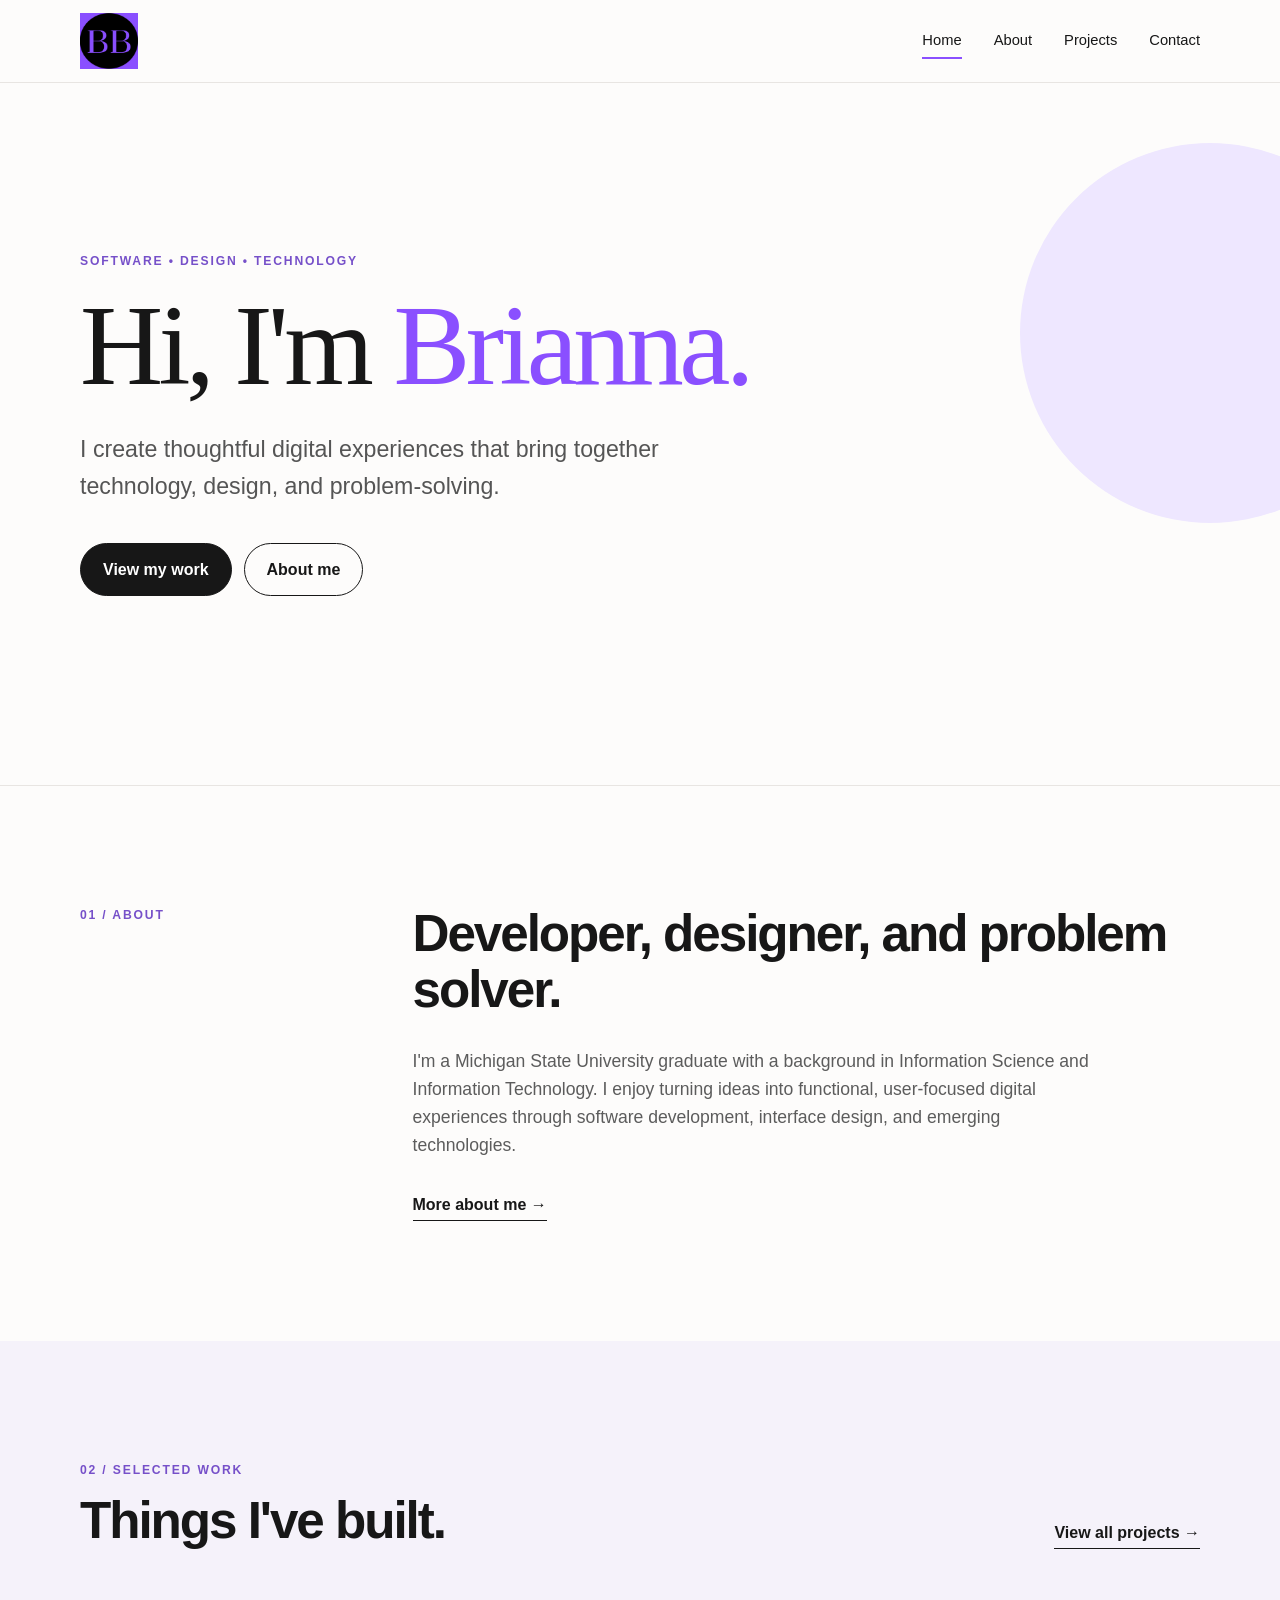
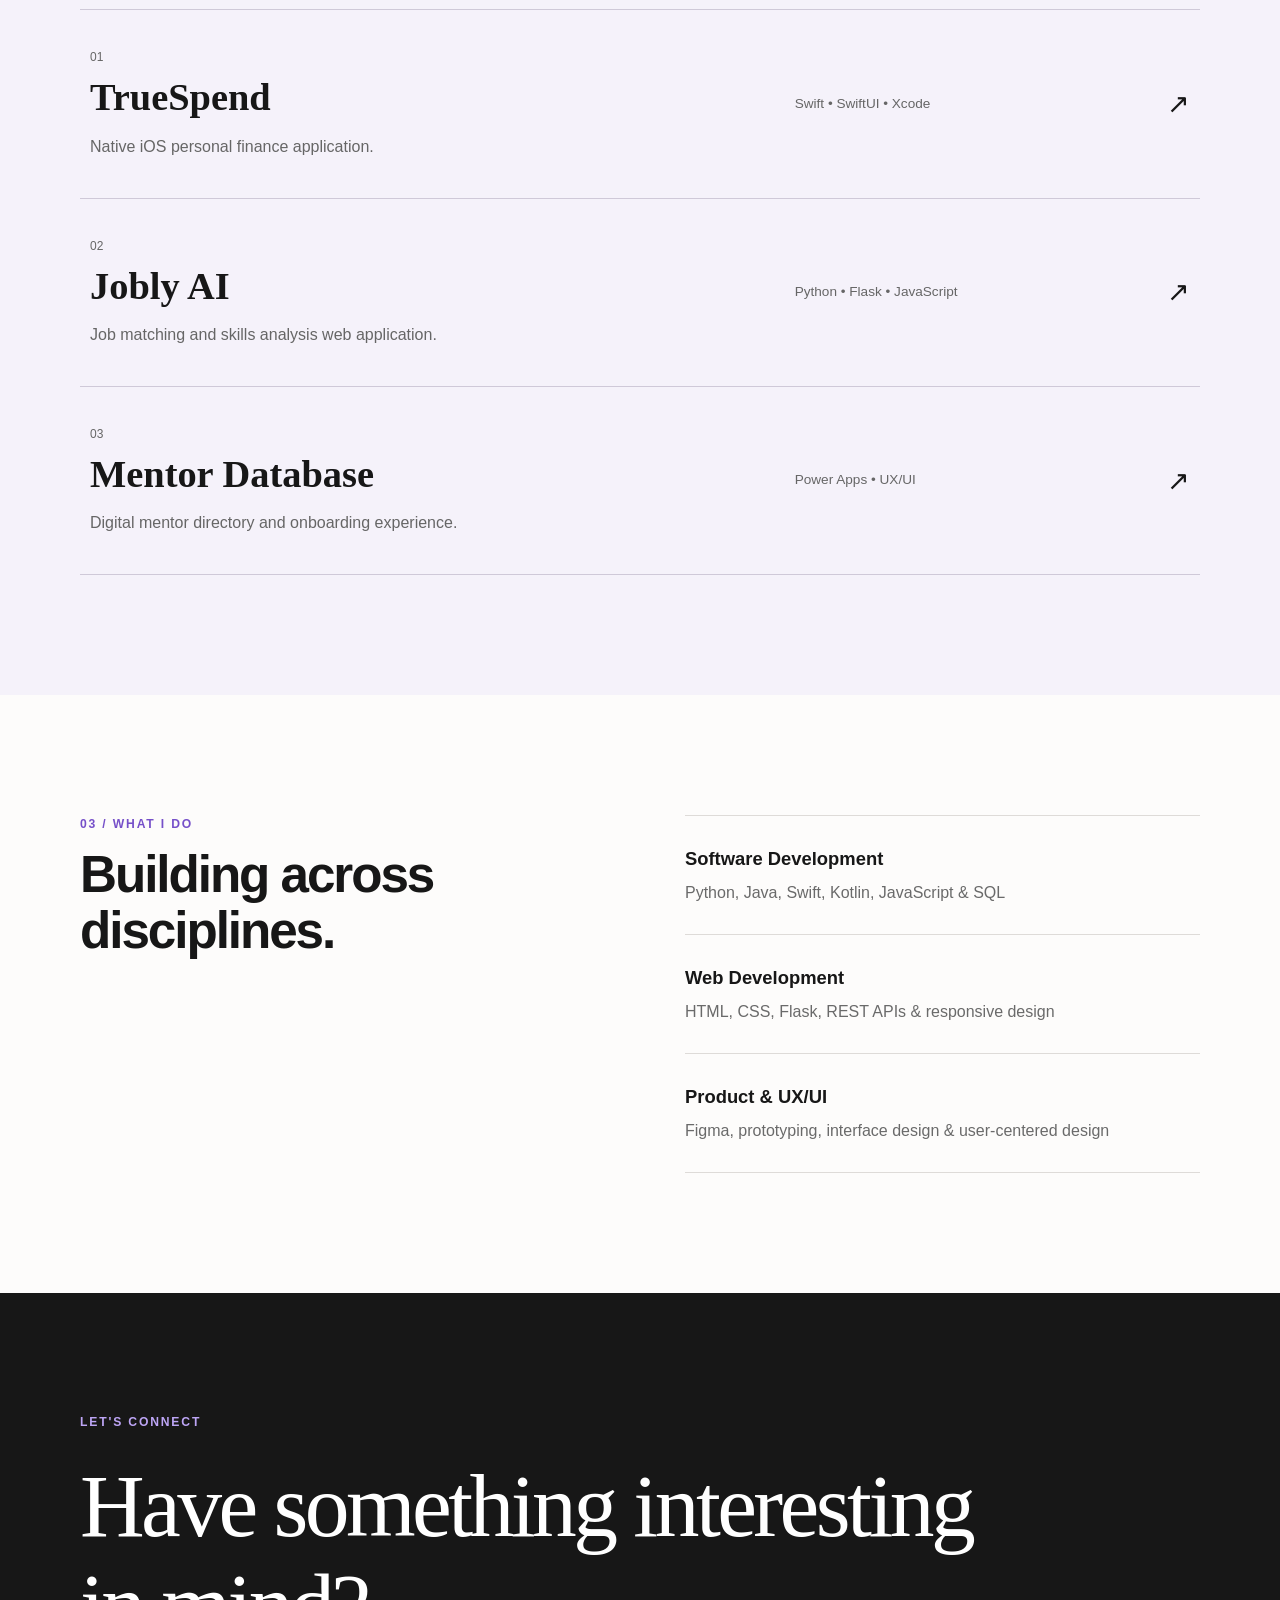
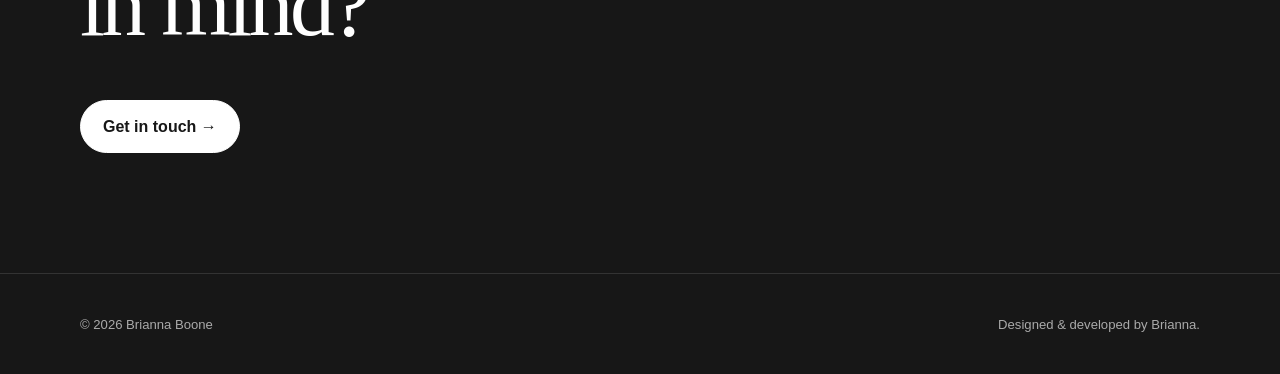
<file: index.html>
<!doctype html>
<html lang="en">
<head>
  <meta charset="utf-8" />
  <meta name="viewport" content="width=device-width, initial-scale=1" />
  <title>Brianna Boone — Software, Design & Technology</title>
  <link rel="stylesheet" href="css/styles.css">
</head>

<body>

  <header class="site-header">
    <div class="container header-inner">

      <a class="logo-link" href="index.html" aria-label="Brianna Boone Home">
        <img src="bblogo.jpg" alt="BB logo" class="logo">
      </a>

      <nav class="site-nav" aria-label="Main navigation">
        <a href="index.html" aria-current="page">Home</a>
        <a href="about.html">About</a>
        <a href="projects.html">Projects</a>
        <a href="contact.html">Contact</a>
      </nav>

    </div>
  </header>


  <main>

    <!-- HERO -->
    <section class="hero">
      <div class="container hero-content">

        <p class="eyebrow">SOFTWARE • DESIGN • TECHNOLOGY</p>

        <h1>
          Hi, I'm <span>Brianna.</span>
        </h1>

        <p class="hero-description">
          I create thoughtful digital experiences that bring together
          technology, design, and problem-solving.
        </p>

        <div class="cta-row">
          <a class="btn" href="projects.html">View my work</a>
          <a class="btn btn-outline" href="about.html">About me</a>
        </div>

      </div>
    </section>


    <!-- INTRO -->
    <section class="intro-section">
      <div class="container intro-grid">

        <div class="section-label">
          <p>01 / ABOUT</p>
        </div>

        <div class="intro-content">
          <h2>
            Developer, designer, and problem solver.
          </h2>

          <p>
            I'm a Michigan State University graduate with a background in
            Information Science and Information Technology. I enjoy turning
            ideas into functional, user-focused digital experiences through
            software development, interface design, and emerging technologies.
          </p>

          <a class="text-link" href="about.html">
            More about me →
          </a>
        </div>

      </div>
    </section>


    <!-- FEATURED WORK -->
    <section class="featured-work">
      <div class="container">

        <div class="section-heading">
          <div>
            <p class="section-label-text">02 / SELECTED WORK</p>
            <h2>Things I've built.</h2>
          </div>

          <a class="text-link" href="projects.html">
            View all projects →
          </a>
        </div>


        <div class="featured-projects">

          <a href="projects.html" class="featured-project">
            <div>
              <p class="project-number">01</p>
              <h3>TrueSpend</h3>
              <p>Native iOS personal finance application.</p>
            </div>

            <div class="project-tech">
              Swift • SwiftUI • Xcode
            </div>

            <span class="project-arrow">↗</span>
          </a>


          <a href="projects.html" class="featured-project">
            <div>
              <p class="project-number">02</p>
              <h3>Jobly AI</h3>
              <p>Job matching and skills analysis web application.</p>
            </div>

            <div class="project-tech">
              Python • Flask • JavaScript
            </div>

            <span class="project-arrow">↗</span>
          </a>


          <a href="projects.html" class="featured-project">
            <div>
              <p class="project-number">03</p>
              <h3>Mentor Database</h3>
              <p>
                Digital mentor directory and onboarding experience.
              </p>
            </div>

            <div class="project-tech">
              Power Apps • UX/UI
            </div>

            <span class="project-arrow">↗</span>
          </a>

        </div>

      </div>
    </section>


    <!-- SKILLS -->
    <section class="skills-section">
      <div class="container skills-grid">

        <div>
          <p class="section-label-text">03 / WHAT I DO</p>
          <h2>Building across disciplines.</h2>
        </div>

        <div class="skill-list">

          <div class="skill-item">
            <h3>Software Development</h3>
            <p>Python, Java, Swift, Kotlin, JavaScript & SQL</p>
          </div>

          <div class="skill-item">
            <h3>Web Development</h3>
            <p>HTML, CSS, Flask, REST APIs & responsive design</p>
          </div>

          <div class="skill-item">
            <h3>Product & UX/UI</h3>
            <p>Figma, prototyping, interface design & user-centered design</p>
          </div>

        </div>

      </div>
    </section>


    <!-- CONTACT CTA -->
    <section class="home-contact">
      <div class="container">

        <p class="section-label-text">LET'S CONNECT</p>

        <h2>
          Have something interesting<br>
          in mind?
        </h2>

        <a class="btn" href="contact.html">Get in touch →</a>

      </div>
    </section>

  </main>


  <footer class="site-footer">
    <div class="container footer-inner">
      <p>© 2026 Brianna Boone</p>
      <p>Designed & developed by Brianna.</p>
    </div>
  </footer>

</body>
</html>
</file>
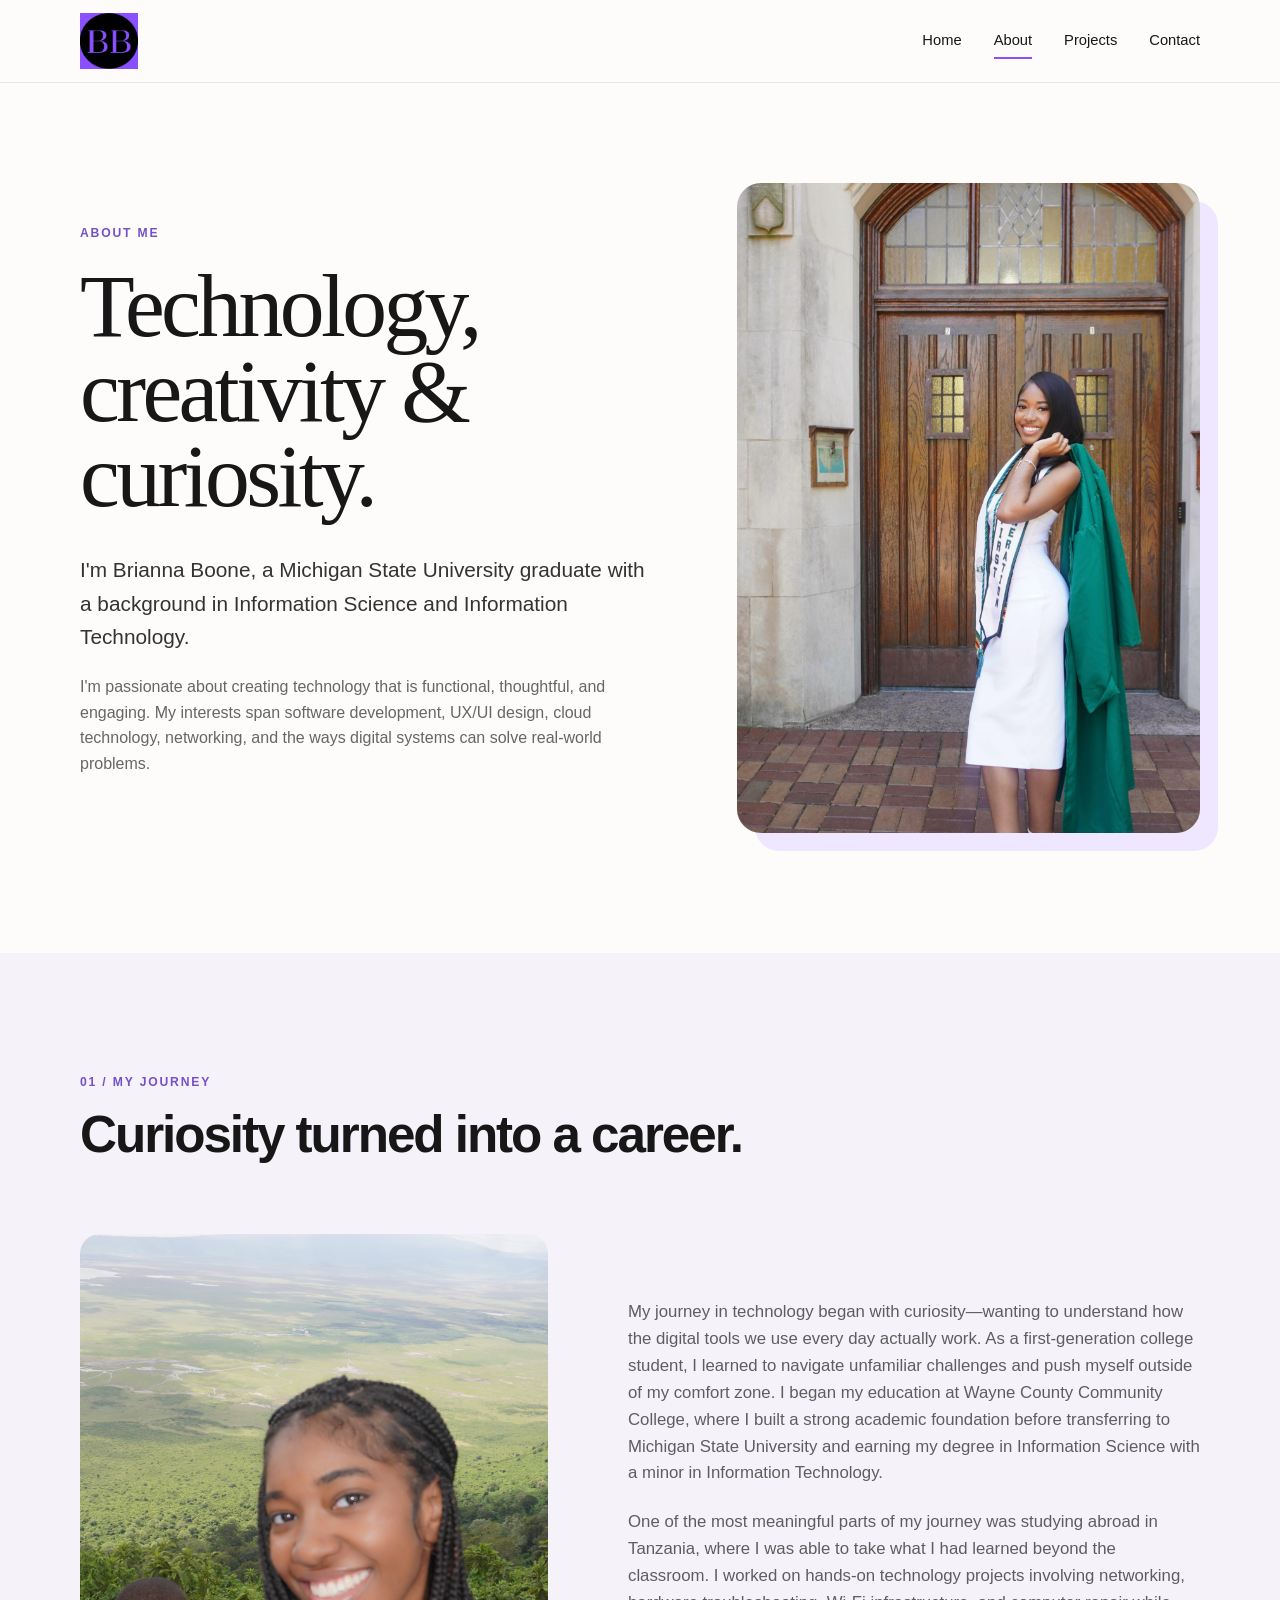
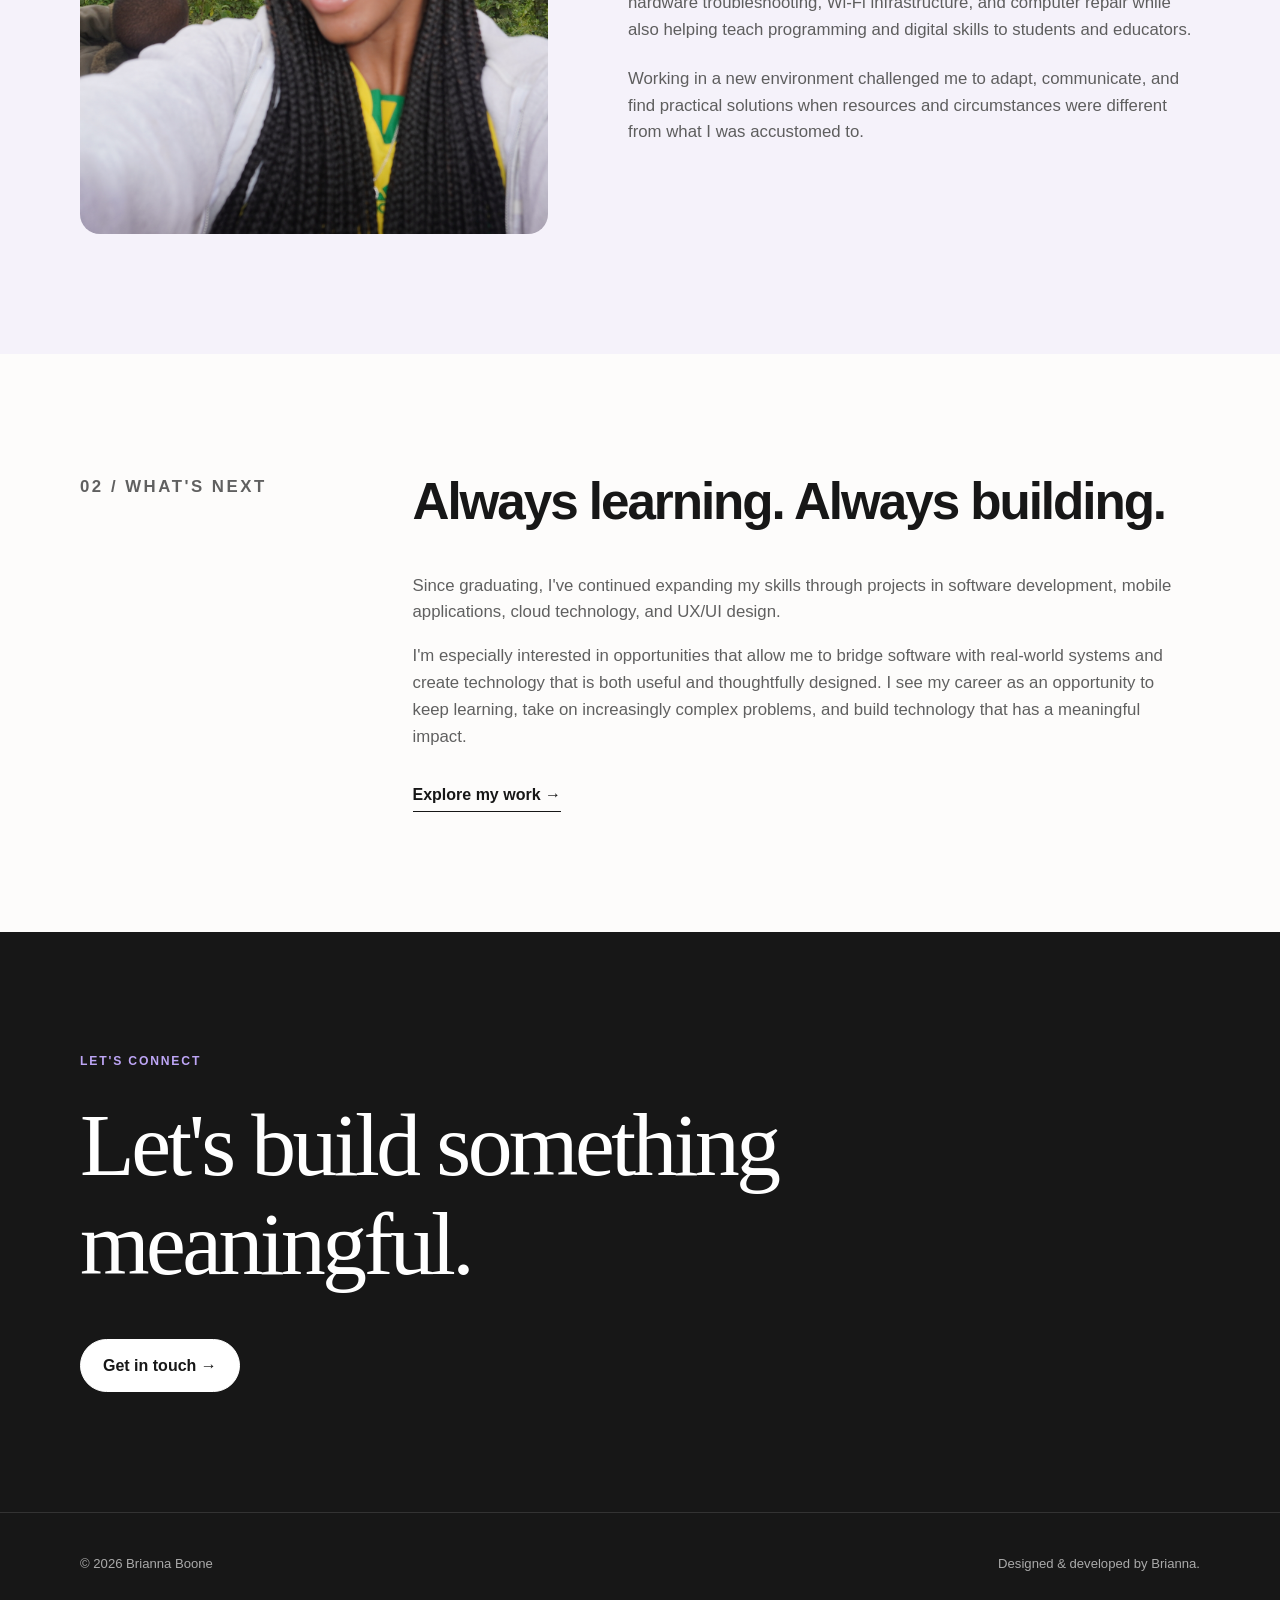
<file: about.html>
<!doctype html>
<html lang="en">
<head>
  <meta charset="utf-8" />
  <meta name="viewport" content="width=device-width, initial-scale=1" />
  <title>About — Brianna Boone</title>
  <link rel="stylesheet" href="css/styles.css">
</head>

<body>

  <header class="site-header">
    <div class="container header-inner">
      <a class="logo-link" href="index.html" aria-label="Brianna Boone Home">
        <img src="bblogo.jpg" alt="BB logo" class="logo">
      </a>

      <nav class="site-nav" aria-label="Main navigation">
        <a href="index.html">Home</a>
        <a href="about.html" aria-current="page">About</a>
        <a href="projects.html">Projects</a>
        <a href="contact.html">Contact</a>
      </nav>
    </div>
  </header>


  <main>

    <!-- ABOUT HERO -->
    <section class="about-page-hero">
      <div class="container about-hero-grid">

        <div class="about-hero-text">
          <p class="eyebrow">ABOUT ME</p>

          <h1>
            Technology,<br>
            creativity &<br>
            curiosity.
          </h1>

          <p class="about-lead">
            I'm Brianna Boone, a Michigan State University graduate with a
            background in Information Science and Information Technology.
          </p>

          <p>
            I'm passionate about creating technology that is functional,
            thoughtful, and engaging. My interests span software development,
            UX/UI design, cloud technology, networking, and the ways digital
            systems can solve real-world problems.
          </p>
        </div>

        <div class="about-portrait">
          <img
            src="gradpic.jpg"
            alt="Brianna Boone at Michigan State University"
          >
        </div>

      </div>
    </section>


    <!-- MY JOURNEY -->
    <section class="journey-section">
      <div class="container">

        <div class="journey-heading">
          <p class="section-label-text">01 / MY JOURNEY</p>
          <h2>Curiosity turned into a career.</h2>
        </div>

        <div class="journey-grid">

          <div class="journey-image">
            <img
              src="meintanz.JPG"
              alt="Brianna Boone on the Michigan State University campus"
            >
          </div>

          <div class="journey-text">

            <p>
              My journey in technology began with curiosity—wanting to
              understand how the digital tools we use every day actually work.
              As a first-generation college student, I learned to navigate
              unfamiliar challenges and push myself outside of my comfort zone.
              I began my education at Wayne County Community College, where I
              built a strong academic foundation before transferring to
              Michigan State University and earning my degree in Information
              Science with a minor in Information Technology.
            </p>

            <p>
              One of the most meaningful parts of my journey was studying
              abroad in Tanzania, where I was able to take what I had learned
              beyond the classroom. I worked on hands-on technology projects
              involving networking, hardware troubleshooting, Wi-Fi
              infrastructure, and computer repair while also helping teach
              programming and digital skills to students and educators.
            </p>

            <p>
              Working in a new environment challenged me to adapt,
              communicate, and find practical solutions when resources and
              circumstances were different from what I was accustomed to.
            </p>

          </div>

        </div>
      </div>
    </section>


    <!-- WHERE I'M HEADED -->
    <section class="about-future">
      <div class="container future-grid">

        <div>
          <p class="section-label-text">02 / WHAT'S NEXT</p>
        </div>

        <div>
          <h2>Always learning. Always building.</h2>

          <p>
            Since graduating, I've continued expanding my skills through
            projects in software development, mobile applications, cloud
            technology, and UX/UI design.
          </p>

          <p>
            I'm especially interested in opportunities that allow me to bridge
            software with real-world systems and create technology that is both
            useful and thoughtfully designed. I see my career as an opportunity
            to keep learning, take on increasingly complex problems, and build
            technology that has a meaningful impact.
          </p>

          <a href="projects.html" class="text-link">
            Explore my work →
          </a>
        </div>

      </div>
    </section>


    <!-- CONTACT -->
    <section class="home-contact">
      <div class="container">
        <p class="section-label-text">LET'S CONNECT</p>

        <h2>
          Let's build something<br>
          meaningful.
        </h2>

        <a class="btn" href="contact.html">Get in touch →</a>
      </div>
    </section>

  </main>


  <footer class="site-footer">
    <div class="container footer-inner">
      <p>© 2026 Brianna Boone</p>
      <p>Designed & developed by Brianna.</p>
    </div>
  </footer>

</body>
</html>
</file>
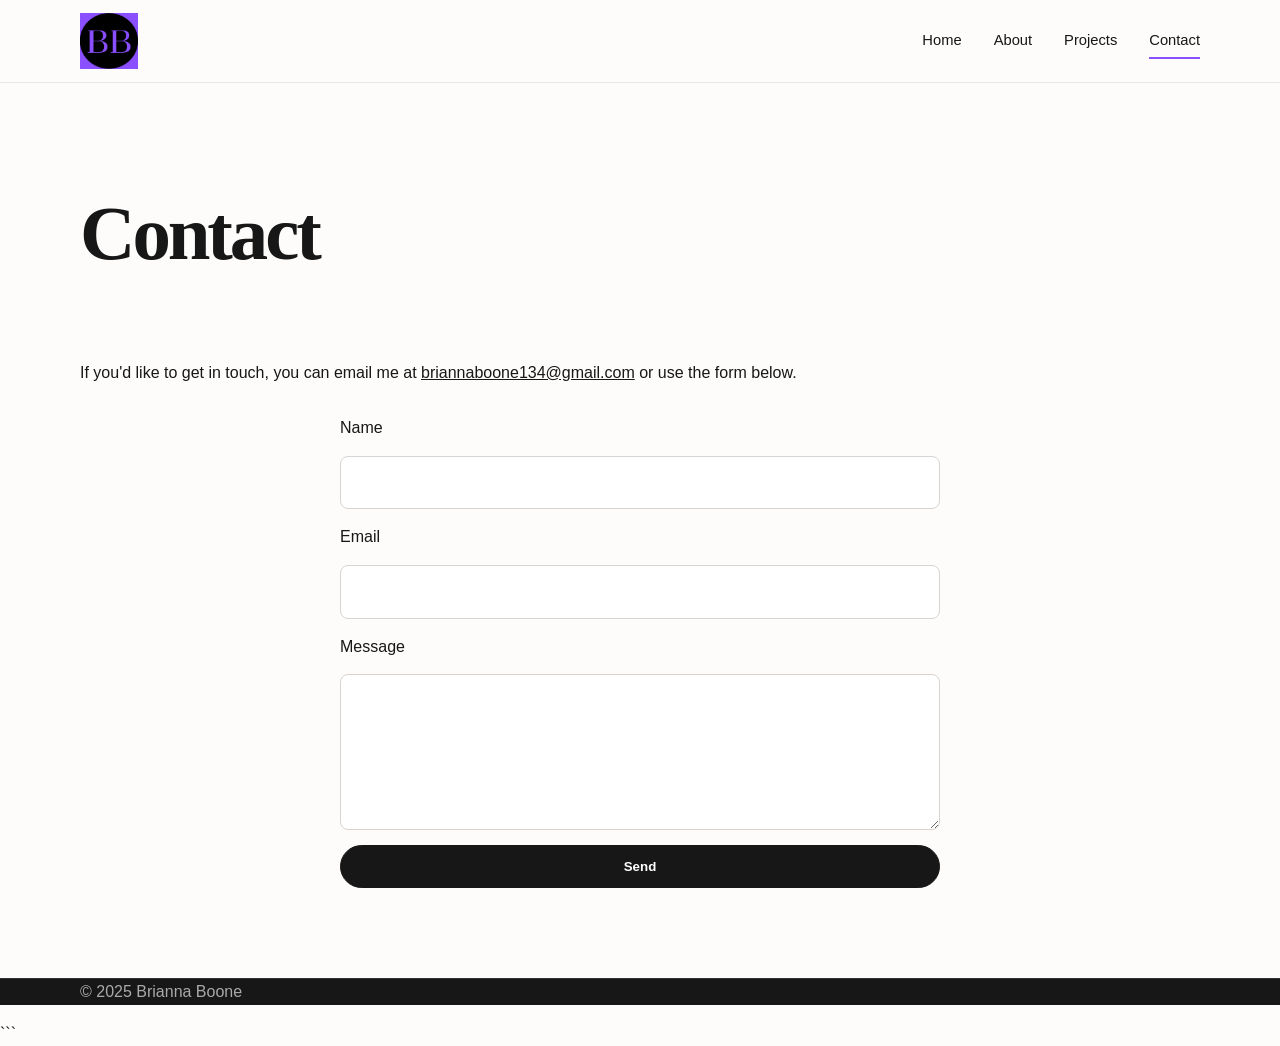
<file: contact.html>
<!doctype html>
<html lang="en">
<head>
  <meta charset="utf-8" />
  <meta name="viewport" content="width=device-width, initial-scale=1" />
  <title>Contact — Brianna Boone</title>
  <link rel="stylesheet" href="css/styles.css">
</head>
<body>
  <header class="site-header">
    <div class="container header-inner">
      <a class="logo-link" href="index.html" aria-label="Brianna Boone Home">
        <img src="bblogo.jpg" alt="BB logo" class="logo">
      </a>
      <nav class="site-nav" aria-label="Main navigation">
        <a href="index.html">Home</a>
        <a href="about.html">About</a>
        <a href="projects.html">Projects</a>
        <a href="contact.html" aria-current="page">Contact</a>
      </nav>
    </div>
  </header>

  <main>
    <section class="container contact-hero">
      <h1>Contact</h1>
      <p>If you'd like to get in touch, you can email me at <a href="mailto:briannaboone134@gmail.com">briannaboone134@gmail.com</a> or use the form below.</p>

      <form class="contact-form" action="#" method="post" novalidate>
        <label for="name">Name</label>
        <input id="name" name="name" type="text" required>

        <label for="email">Email</label>
        <input id="email" name="email" type="email" required>

        <label for="message">Message</label>
        <textarea id="message" name="message" rows="5" required></textarea>

        <button type="submit" class="btn">Send</button>
      </form>
    </section>
  </main>

  <footer class="site-footer">
    <div class="container">
      <p>© 2025 Brianna Boone</p>
    </div>
  </footer>
</body>
</html>
```
</file>
<file: css/styles.css>
/* =========================
   GLOBAL
========================= */

* {
  box-sizing: border-box;
}

html {
  scroll-behavior: smooth;
}

body {
  margin: 0;
  font-family: Inter, -apple-system, BlinkMacSystemFont, "Segoe UI", sans-serif;
  color: #171717;
  background: #fdfcfb;
  line-height: 1.6;
}

img {
  max-width: 100%;
  display: block;
}

a {
  color: inherit;
}

.container {
  width: min(1120px, calc(100% - 48px));
  margin: 0 auto;
}


/* =========================
   HEADER
========================= */

.site-header {
  background: rgba(253, 252, 251, 0.95);
  border-bottom: 1px solid #e8e5e2;
  position: sticky;
  top: 0;
  z-index: 100;
  backdrop-filter: blur(12px);
}

.header-inner {
  min-height: 82px;
  display: flex;
  align-items: center;
  justify-content: space-between;
}

.logo-link {
  display: block;
}

.logo {
  width: 58px;
  height: auto;
}

.site-nav {
  display: flex;
  align-items: center;
  gap: 32px;
}

.site-nav a {
  text-decoration: none;
  font-size: 0.92rem;
  font-weight: 500;
  position: relative;
}

.site-nav a::after {
  content: "";
  position: absolute;
  left: 0;
  bottom: -6px;
  width: 0;
  height: 2px;
  background: #8a4fff;
  transition: width 0.25s ease;
}

.site-nav a:hover::after,
.site-nav a[aria-current="page"]::after {
  width: 100%;
}


/* =========================
   TYPOGRAPHY
========================= */

h1,
h2,
h3,
p {
  margin-top: 0;
}

h1,
h2 {
  letter-spacing: -0.04em;
}

h2 {
  font-size: clamp(2rem, 4vw, 3.4rem);
  line-height: 1.1;
}

.eyebrow,
.section-label-text,
.section-label p {
  font-size: 0.76rem;
  font-weight: 700;
  letter-spacing: 0.15em;
  color: #7650c9;
}


/* =========================
   HERO
========================= */

.hero {
  min-height: 78vh;
  display: flex;
  align-items: center;
  position: relative;
  overflow: hidden;
}

/* subtle decorative shape */
.hero::after {
  content: "";
  position: absolute;
  width: 380px;
  height: 380px;
  border-radius: 50%;
  background: #eee7ff;
  right: -120px;
  top: 60px;
  z-index: -1;
}

.hero-content {
  padding-top: 90px;
  padding-bottom: 110px;
}

.hero h1 {
  font-family: Georgia, "Times New Roman", serif;
  font-size: clamp(4rem, 9vw, 7.8rem);
  line-height: 0.95;
  margin: 20px 0 30px;
  font-weight: 500;
}

.hero h1 span {
  color: #8a4fff;
}

.hero-description {
  max-width: 650px;
  font-size: clamp(1.15rem, 2vw, 1.45rem);
  color: #555;
  margin-bottom: 38px;
}


/* =========================
   BUTTONS
========================= */

.cta-row {
  display: flex;
  gap: 12px;
  flex-wrap: wrap;
}

.btn {
  display: inline-block;
  padding: 13px 22px;
  border-radius: 100px;
  background: #171717;
  border: 1px solid #171717;
  color: white;
  text-decoration: none;
  font-weight: 600;
  transition:
    transform 0.2s ease,
    background 0.2s ease;
}

.btn:hover {
  transform: translateY(-3px);
  background: #8a4fff;
  border-color: #8a4fff;
}

.btn-outline {
  background: transparent;
  color: #171717;
}

.btn-outline:hover {
  color: white;
}


/* =========================
   ABOUT / INTRO
========================= */

.intro-section {
  padding: 120px 0;
  border-top: 1px solid #e8e5e2;
}

.intro-grid {
  display: grid;
  grid-template-columns: 1fr 3fr;
  gap: 70px;
}

.intro-content {
  max-width: 760px;
}

.intro-content h2 {
  margin-bottom: 28px;
}

.intro-content > p {
  font-size: 1.1rem;
  color: #5c5c5c;
  max-width: 680px;
}

.text-link {
  display: inline-block;
  margin-top: 15px;
  font-weight: 600;
  text-decoration: none;
  border-bottom: 1px solid #171717;
  padding-bottom: 3px;
  transition: color 0.2s ease;
}

.text-link:hover {
  color: #8a4fff;
  border-color: #8a4fff;
}


/* =========================
   FEATURED PROJECTS
========================= */

.featured-work {
  padding: 120px 0;
  background: #f5f2fa;
}

.section-heading {
  display: flex;
  justify-content: space-between;
  align-items: end;
  gap: 30px;
  margin-bottom: 60px;
}

.section-heading h2 {
  margin-bottom: 0;
}

.featured-projects {
  border-top: 1px solid #cfc9d8;
}

.featured-project {
  position: relative;
  display: grid;
  grid-template-columns: 2fr 1fr auto;
  align-items: center;
  gap: 40px;
  padding: 38px 10px;
  text-decoration: none;
  border-bottom: 1px solid #cfc9d8;
  transition:
    padding 0.25s ease,
    background 0.25s ease;
}

.featured-project:hover {
  padding-left: 24px;
  padding-right: 24px;
  background: #ffffff;
}

.project-number {
  font-size: 0.75rem;
  color: #7650c9;
  margin-bottom: 5px;
}

.featured-project h3 {
  font-family: Georgia, "Times New Roman", serif;
  font-size: clamp(1.7rem, 3vw, 2.5rem);
  margin-bottom: 5px;
}

.featured-project p {
  color: #666;
  margin-bottom: 0;
}

.project-tech {
  font-size: 0.85rem;
  color: #666;
}

.project-arrow {
  font-size: 1.7rem;
  transition: transform 0.2s ease;
}

.featured-project:hover .project-arrow {
  transform: translate(4px, -4px);
}


/* =========================
   SKILLS
========================= */

.skills-section {
  padding: 120px 0;
}

.skills-grid {
  display: grid;
  grid-template-columns: 1fr 1fr;
  gap: 90px;
}

.skill-list {
  border-top: 1px solid #dedbd8;
}

.skill-item {
  padding: 28px 0;
  border-bottom: 1px solid #dedbd8;
}

.skill-item h3 {
  font-size: 1.15rem;
  margin-bottom: 7px;
}

.skill-item p {
  color: #6a6a6a;
  margin-bottom: 0;
}


/* =========================
   CONTACT CTA
========================= */

.home-contact {
  padding: 120px 0;
  background: #171717;
  color: white;
}

.home-contact .section-label-text {
  color: #bda5f5;
}

.home-contact h2 {
  font-family: Georgia, "Times New Roman", serif;
  font-size: clamp(3rem, 7vw, 6rem);
  font-weight: 400;
  margin: 25px 0 45px;
}

.home-contact .btn {
  background: white;
  border-color: white;
  color: #171717;
}

.home-contact .btn:hover {
  background: #8a4fff;
  border-color: #8a4fff;
  color: white;
}


/* =========================
   FOOTER
========================= */

.site-footer {
  background: #171717;
  color: #aaa;
  border-top: 1px solid #333;
}

.footer-inner {
  min-height: 100px;
  display: flex;
  justify-content: space-between;
  align-items: center;
  gap: 20px;
}

.footer-inner p {
  margin: 0;
  font-size: 0.82rem;
}


/* =========================
   EXISTING ABOUT / CONTACT
   temporary compatibility
========================= */

.about-hero,
.projects-hero,
.contact-hero {
  padding-top: 90px;
  padding-bottom: 90px;
}

.about-hero h1,
.projects-hero h1,
.contact-hero h1 {
  font-family: Georgia, "Times New Roman", serif;
  font-size: clamp(3rem, 6vw, 5rem);
}

.content-img {
  width: 100%;
  max-width: 650px;
  height: auto;
  border-radius: 18px;
  margin: 35px 0;
}

.contact-form {
  max-width: 600px;
  margin: 30px auto 0;
  display: flex;
  flex-direction: column;
  gap: 15px;
}

.contact-form input,
.contact-form textarea {
  padding: 13px;
  border: 1px solid #d7d4d1;
  border-radius: 8px;
  font: inherit;
}


/* =========================
   MOBILE
========================= */

@media (max-width: 760px) {

  .container {
    width: min(100% - 32px, 1120px);
  }

  .header-inner {
    min-height: 72px;
  }

  .logo {
    width: 48px;
  }

  .site-nav {
    gap: 14px;
  }

  .site-nav a {
    font-size: 0.82rem;
  }

  .hero {
    min-height: auto;
  }

  .hero-content {
    padding-top: 100px;
    padding-bottom: 100px;
  }

  .hero h1 {
    font-size: clamp(3.7rem, 17vw, 5.5rem);
  }

  .hero::after {
    width: 250px;
    height: 250px;
    right: -130px;
  }

  .intro-section,
  .featured-work,
  .skills-section,
  .home-contact {
    padding: 85px 0;
  }

  .intro-grid,
  .skills-grid {
    grid-template-columns: 1fr;
    gap: 30px;
  }

  .section-heading {
    display: block;
  }

  .section-heading .text-link {
    margin-top: 20px;
  }

  .featured-project {
    grid-template-columns: 1fr auto;
    gap: 15px;
  }

  .project-tech {
    grid-column: 1;
  }

  .project-arrow {
    grid-column: 2;
    grid-row: 1 / 3;
  }

  .footer-inner {
    flex-direction: column;
    align-items: flex-start;
    justify-content: center;
    padding-top: 30px;
    padding-bottom: 30px;
  }
  .phone-demo {
  display: flex;
  justify-content: center;
  align-items: center;
}

.truespend-video {
  width: 280px;
  height: auto;
  max-height: 600px;
  object-fit: contain;
  border-radius: 28px;
  display: block;
}
}

/* =========================
   PROJECTS PAGE
========================= */

.projects-page-hero {
  padding: 120px 0 90px;
}

.projects-page-hero h1 {
  max-width: 900px;
  font-family: Georgia, "Times New Roman", serif;
  font-size: clamp(3.5rem, 7vw, 6.5rem);
  line-height: 0.98;
  font-weight: 500;
  margin: 20px 0 30px;
}

.projects-intro {
  max-width: 680px;
  font-size: 1.2rem;
  color: #666;
}

.projects-list {
  padding-bottom: 120px;
}

.project-feature {
  display: grid;
  grid-template-columns: 1.15fr 1fr;
  gap: 70px;
  align-items: center;

  padding: 100px 0;
  border-top: 1px solid #dedbd8;
}

.project-feature.reverse .project-media {
  order: 2;
}

.project-feature.reverse .project-details {
  order: 1;
}


/* =========================
   PROJECT MEDIA
========================= */

.project-media {
  width: 100%;
  min-width: 0;
}

/* Regular project photos */
.project-media-image {
  width: 100%;
  max-width: none;
  height: 500px;
  object-fit: cover;
  border-radius: 20px;
  display: block;
}


/* TrueSpend iPhone demo */
.phone-demo {
  display: flex;
  justify-content: center;
  align-items: center;
}

.truespend-video {
  width: 280px;
  max-width: 100%;
  height: auto;
  max-height: 600px;
  object-fit: contain;
  border-radius: 28px;
  display: block;
}


/* Jobly + Mentor Database desktop demos */
.desktop-demo {
  width: 100%;
  display: flex;
  justify-content: center;
  align-items: center;
}

.desktop-video {
  width: 100%;
  max-width: none;
  height: auto;
  aspect-ratio: 16 / 10;
  object-fit: contain;
  display: block;
  border-radius: 14px;
  background: #111;
  box-shadow: 0 20px 50px rgba(0, 0, 0, 0.12);
}
/* PROJECT DESCRIPTION */

.project-index {
  color: #7650c9;
  font-size: 0.75rem;
  font-weight: 700;
  letter-spacing: 0.12em;
  margin-bottom: 15px;
}

.project-details h2 {
  font-family: Georgia, "Times New Roman", serif;
  font-size: clamp(2.5rem, 5vw, 4.5rem);
  font-weight: 500;
  line-height: 1;
  margin-bottom: 25px;
}

.project-summary {
  font-size: 1.15rem;
  color: #333;
}

.project-details > p:not(.project-index):not(.project-summary) {
  color: #666;
}


/* TAGS */

.project-tags {
  display: flex;
  flex-wrap: wrap;
  gap: 8px;
  margin-top: 25px;
}

.project-tags span {
  padding: 7px 12px;
  border: 1px solid #d8d3dc;
  border-radius: 100px;

  font-size: 0.75rem;
  color: #555;

  background: #fff;
}


/* =========================
   PROJECTS MOBILE
========================= */

@media (max-width: 800px) {

  .projects-page-hero {
    padding-top: 90px;
    padding-bottom: 60px;
  }

  .project-feature {
    grid-template-columns: 1fr;
    gap: 40px;
    padding: 75px 0;
  }

  .project-feature.reverse .project-media,
  .project-feature.reverse .project-details {
    order: initial;
  }

  .project-media-image,
  .project-media video,
  .project-placeholder {
    height: 350px;
  }

}
/* =========================
   ABOUT PAGE
========================= */

.about-page-hero {
  padding: 100px 0 120px;
}

.about-hero-grid {
  display: grid;
  grid-template-columns: 1.1fr 0.9fr;
  gap: 90px;
  align-items: center;
}

.about-hero-text h1 {
  font-family: Georgia, "Times New Roman", serif;
  font-size: clamp(4rem, 7vw, 6.5rem);
  font-weight: 500;
  line-height: 0.95;
  margin: 20px 0 35px;
}

.about-lead {
  font-size: 1.3rem;
  line-height: 1.6;
  color: #333;
  max-width: 600px;
}

.about-hero-text > p:last-child {
  color: #666;
  max-width: 600px;
}


/* MAIN PORTRAIT */

.about-portrait {
  position: relative;
}

.about-portrait::before {
  content: "";
  position: absolute;
  width: 100%;
  height: 100%;
  background: #eee7ff;
  border-radius: 24px;
  transform: translate(18px, 18px);
  z-index: -1;
}

.about-portrait img {
  width: 100%;
  height: 650px;
  object-fit: cover;
  object-position: center;
  border-radius: 24px;
}


/* =========================
   JOURNEY
========================= */

.journey-section {
  padding: 120px 0;
  background: #f5f2fa;
}

.journey-heading {
  max-width: 750px;
  margin-bottom: 70px;
}

.journey-heading h2 {
  margin-top: 15px;
}

.journey-grid {
  display: grid;
  grid-template-columns: 0.9fr 1.1fr;
  gap: 80px;
  align-items: center;
}

.journey-image img {
  width: 100%;
  height: 600px;
  object-fit: cover;
  object-position: center;
  border-radius: 20px;
}

.journey-text p {
  color: #5e5e5e;
  font-size: 1.05rem;
  margin-bottom: 22px;
}


/* =========================
   FUTURE
========================= */

.about-future {
  padding: 120px 0;
}

.future-grid {
  display: grid;
  grid-template-columns: 1fr 3fr;
  gap: 70px;
}

.future-grid > div:last-child {
  max-width: 760px;
}

.future-grid p {
  color: #606060;
  font-size: 1.05rem;
}


/* =========================
   ABOUT MOBILE
========================= */

@media (max-width: 800px) {

  .about-page-hero {
    padding: 80px 0;
  }

  .about-hero-grid {
    grid-template-columns: 1fr;
    gap: 55px;
  }

  .about-hero-text h1 {
    font-size: clamp(3.6rem, 15vw, 5rem);
  }

  .about-portrait {
    max-width: 500px;
  }

  .about-portrait img {
    height: auto;
    aspect-ratio: 4 / 5;
  }

  .journey-section {
    padding: 85px 0;
  }

  .journey-heading {
    margin-bottom: 45px;
  }

  .journey-grid {
    grid-template-columns: 1fr;
    gap: 45px;
  }

  .journey-image img {
    height: auto;
    aspect-ratio: 4 / 5;
  }

  .about-future {
    padding: 85px 0;
  }

  .future-grid {
    grid-template-columns: 1fr;
    gap: 25px;
  }
}
</file>
